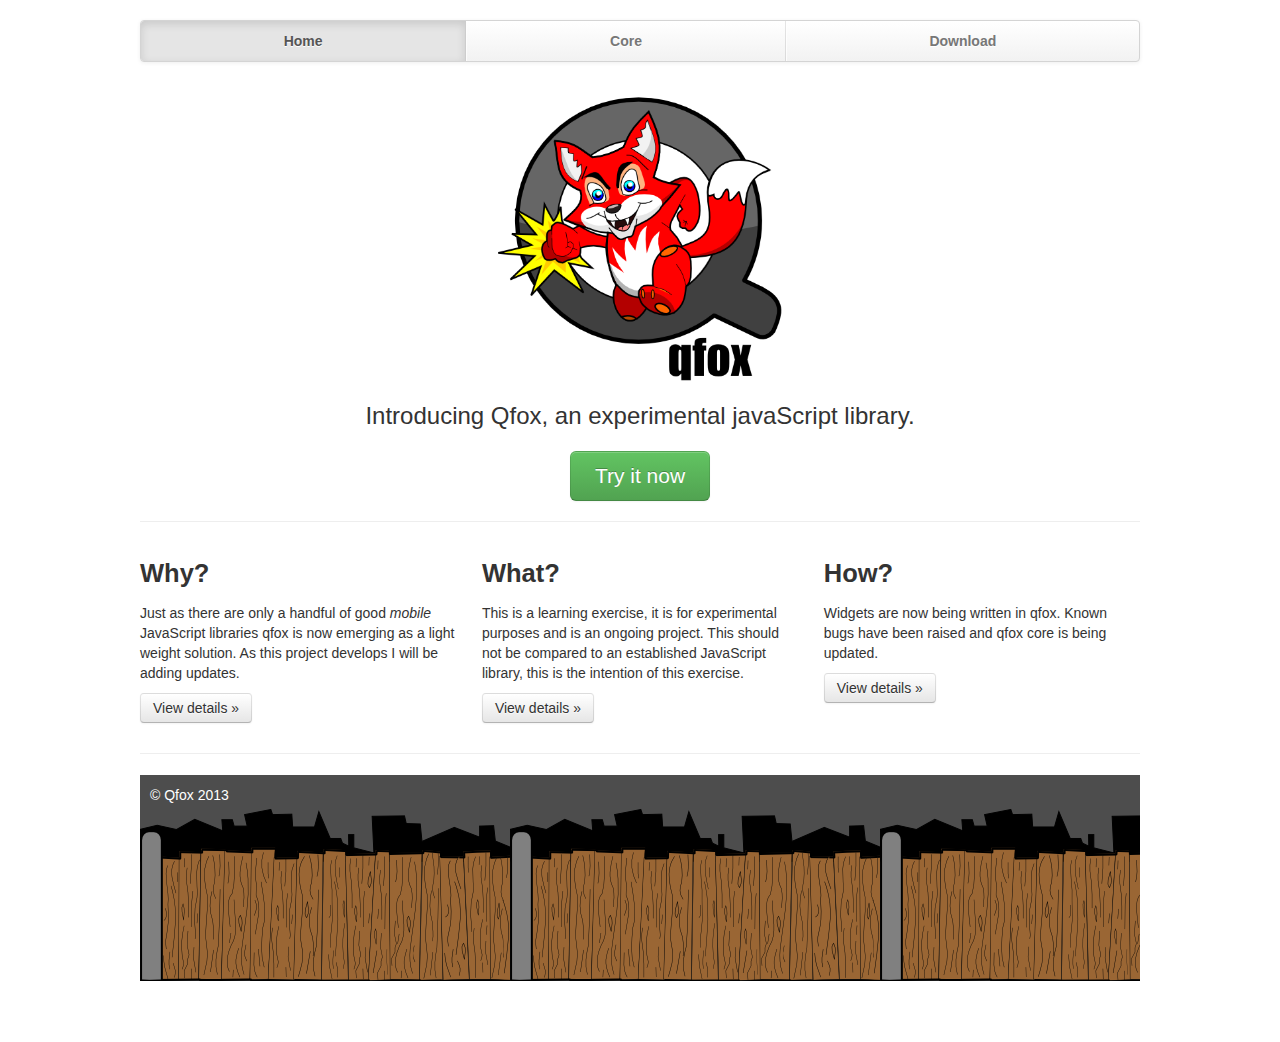
<file: index.html>
<!DOCTYPE html>
<html>


<!-- Mirrored from www.gslinn.com/qfox/ by HTTrack Website Copier/3.x [XR&CO'2014], Thu, 07 May 2015 21:42:35 GMT -->
<head>
    <meta name="viewport" content="width=device-width, initial-scale=1.0">
    <title>qfox</title>
    <style>.test {
        background:red;
    }</style>
    <link href="css/bootstrap.css" rel="stylesheet" />
    <link href="css/bootstrap-responsive.css" rel="stylesheet" />
    <link href="css/skin.css" rel="stylesheet" />
    <script type="text/javascript" src="js/qfox.js"></script>
</head>
<body>
<div class="container">

    <div class="masthead">

        <div class="navbar">
            <div class="navbar-inner">
                <div class="container">
                    <ul class="nav">
                        <li class="active"><a href="index-2.html">Home</a></li>
                        <li><a href="core.html">Core</a></li>
                        <!--
                            <li><a href="widget.html">Widgets</a></li>
                            <li><a href="browser.html">Browser</a></li>
                        -->
                        <li><a href="js/qfox.js">Download</a></li>
                     </ul>
                </div>






            </div>
        </div><!-- /.navbar -->
    </div>
    <h1 class="muted">Qfox</h1>
    <!-- Jumbotron -->
    <div class="jumbotron">
        <h2><img src="img/qfox_javascript_library.png" /></h2>
        <p class="lead">Introducing Qfox, an experimental javaScript library.</p>
        <a class="btn btn-large btn-success" href="core.html">Try it now</a>
    </div>

    <hr>

    <!-- Example row of columns -->
    <div class="row-fluid">
        <div class="span4">
            <h2>Why?</h2>
            <p>Just as there are only a handful of good <em>mobile</em> JavaScript libraries qfox is now emerging as a light weight solution. As this project develops I will be adding updates.</p>
            <p><a class="btn" href="core.html">View details &raquo;</a></p>
        </div>
        <div class="span4">
            <h2>What?</h2>
            <p>This is a learning exercise, it is for experimental purposes and is an ongoing project. This should not be compared to an established JavaScript library, this is the intention of this exercise. </p>
            <p><a class="btn" href="core.html">View details &raquo;</a></p>
        </div>
        <div class="span4">
            <h2>How?</h2>
            <p>Widgets are now being written in qfox. Known bugs have been raised and qfox core is being updated.</p>
            <p><a class="btn" href="core.html">View details &raquo;</a></p>
        </div>
    </div>

    <hr>

    <div class="footer">
        <p>&copy; Qfox 2013</p>
    </div>

</div> <!-- /container -->
</body>


<!-- Mirrored from www.gslinn.com/qfox/ by HTTrack Website Copier/3.x [XR&CO'2014], Thu, 07 May 2015 21:42:41 GMT -->
</html>
</file>
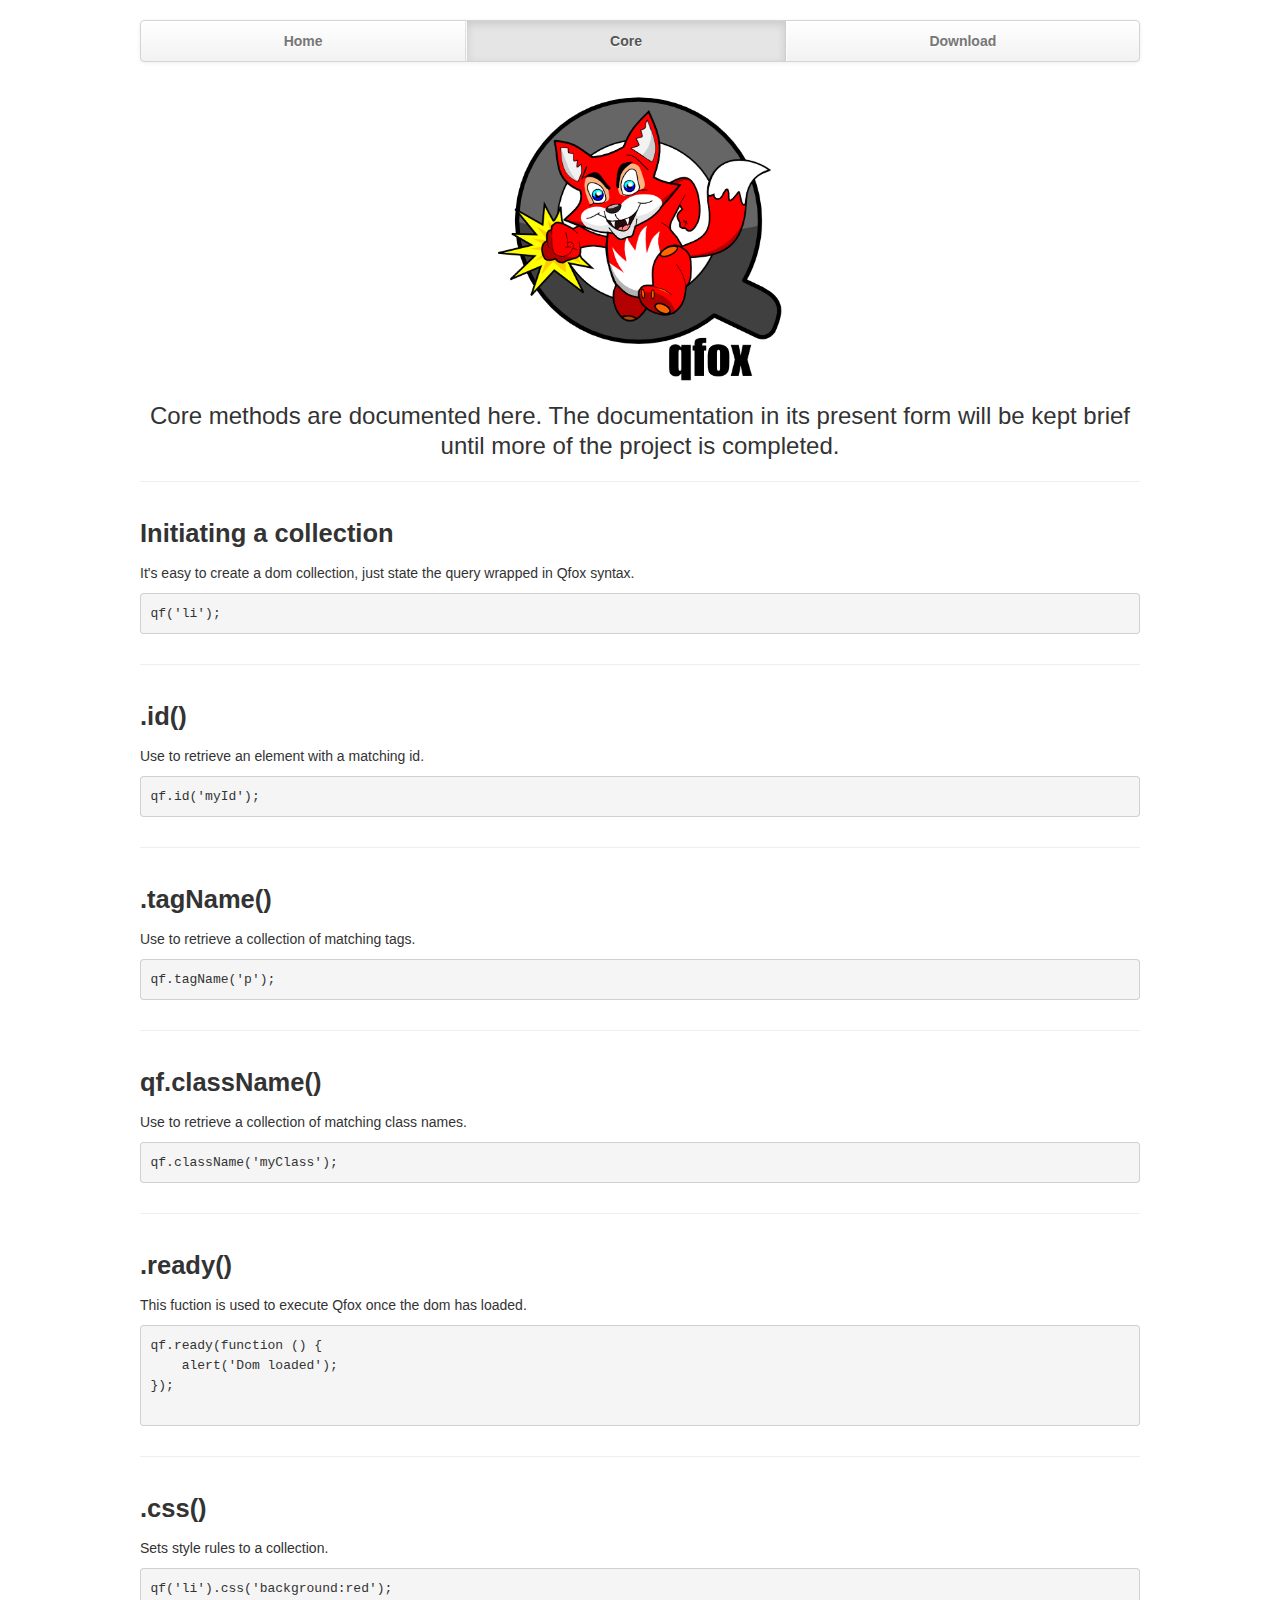
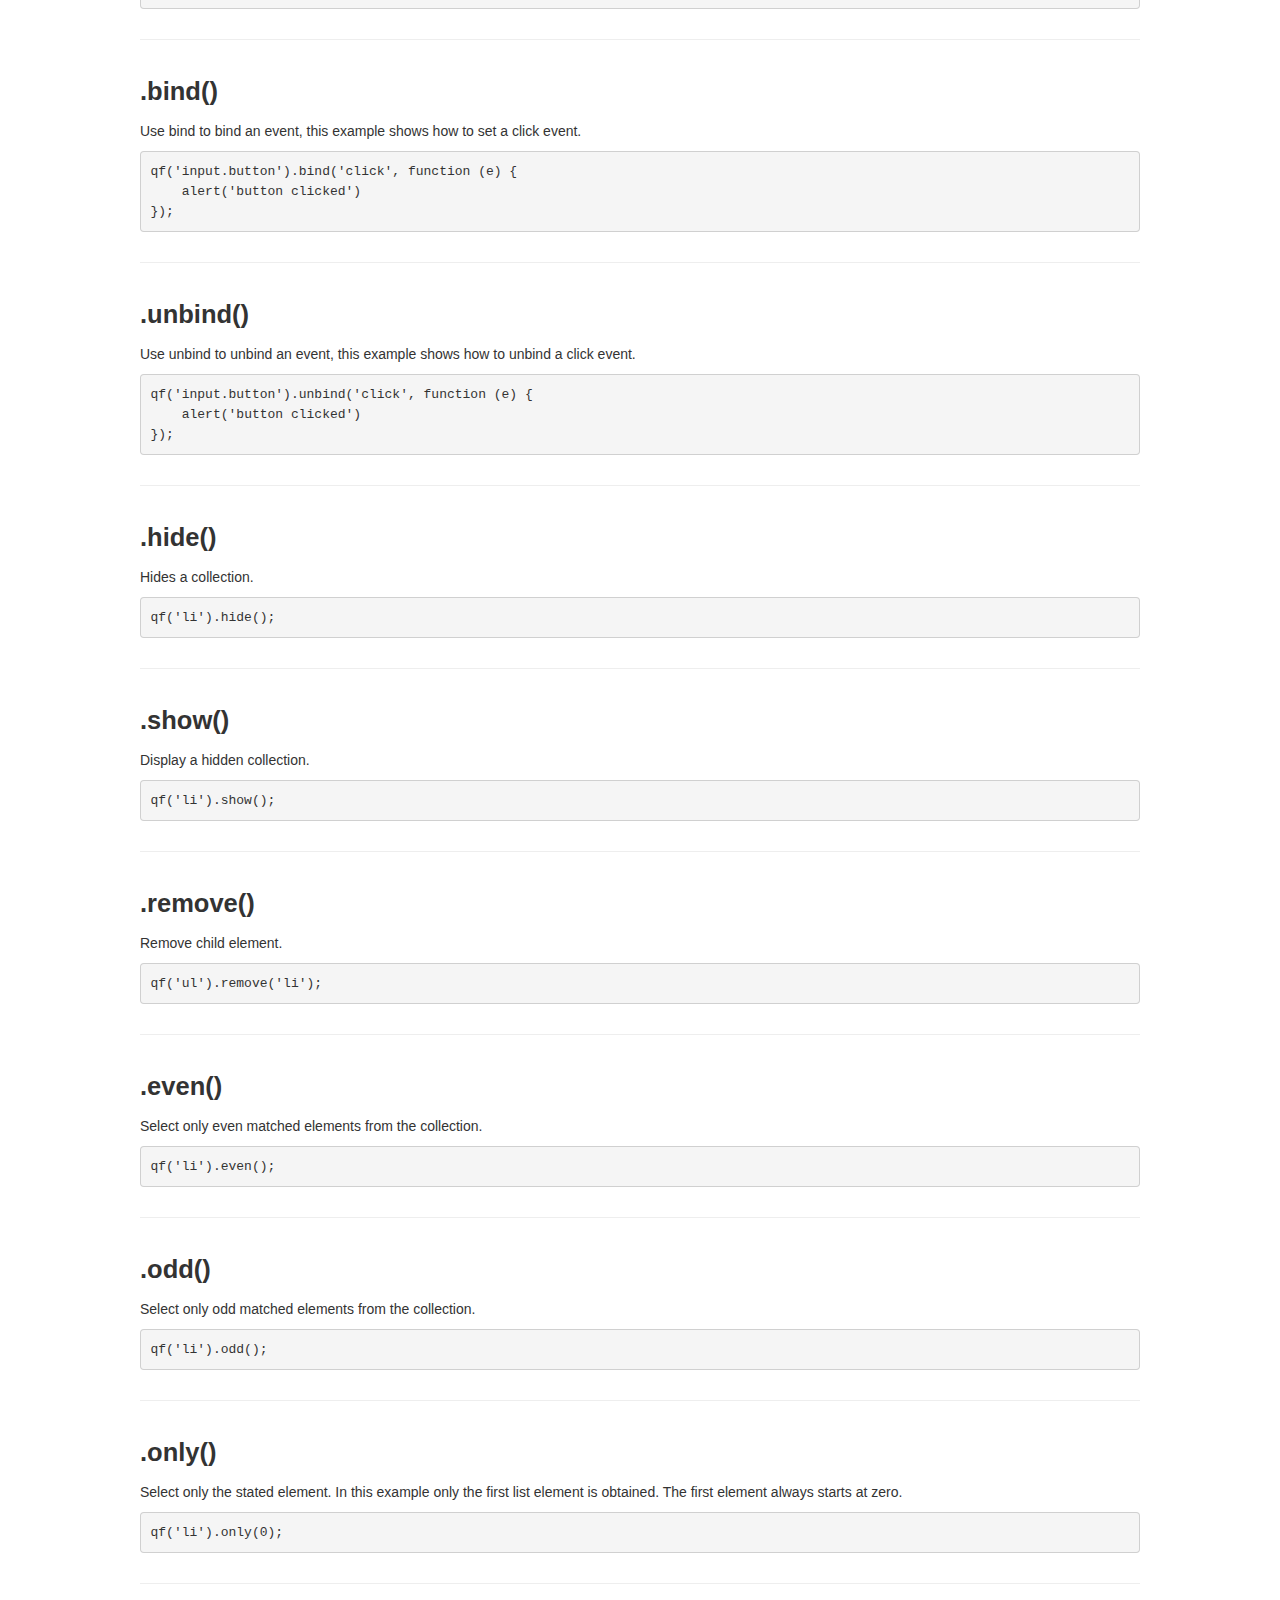
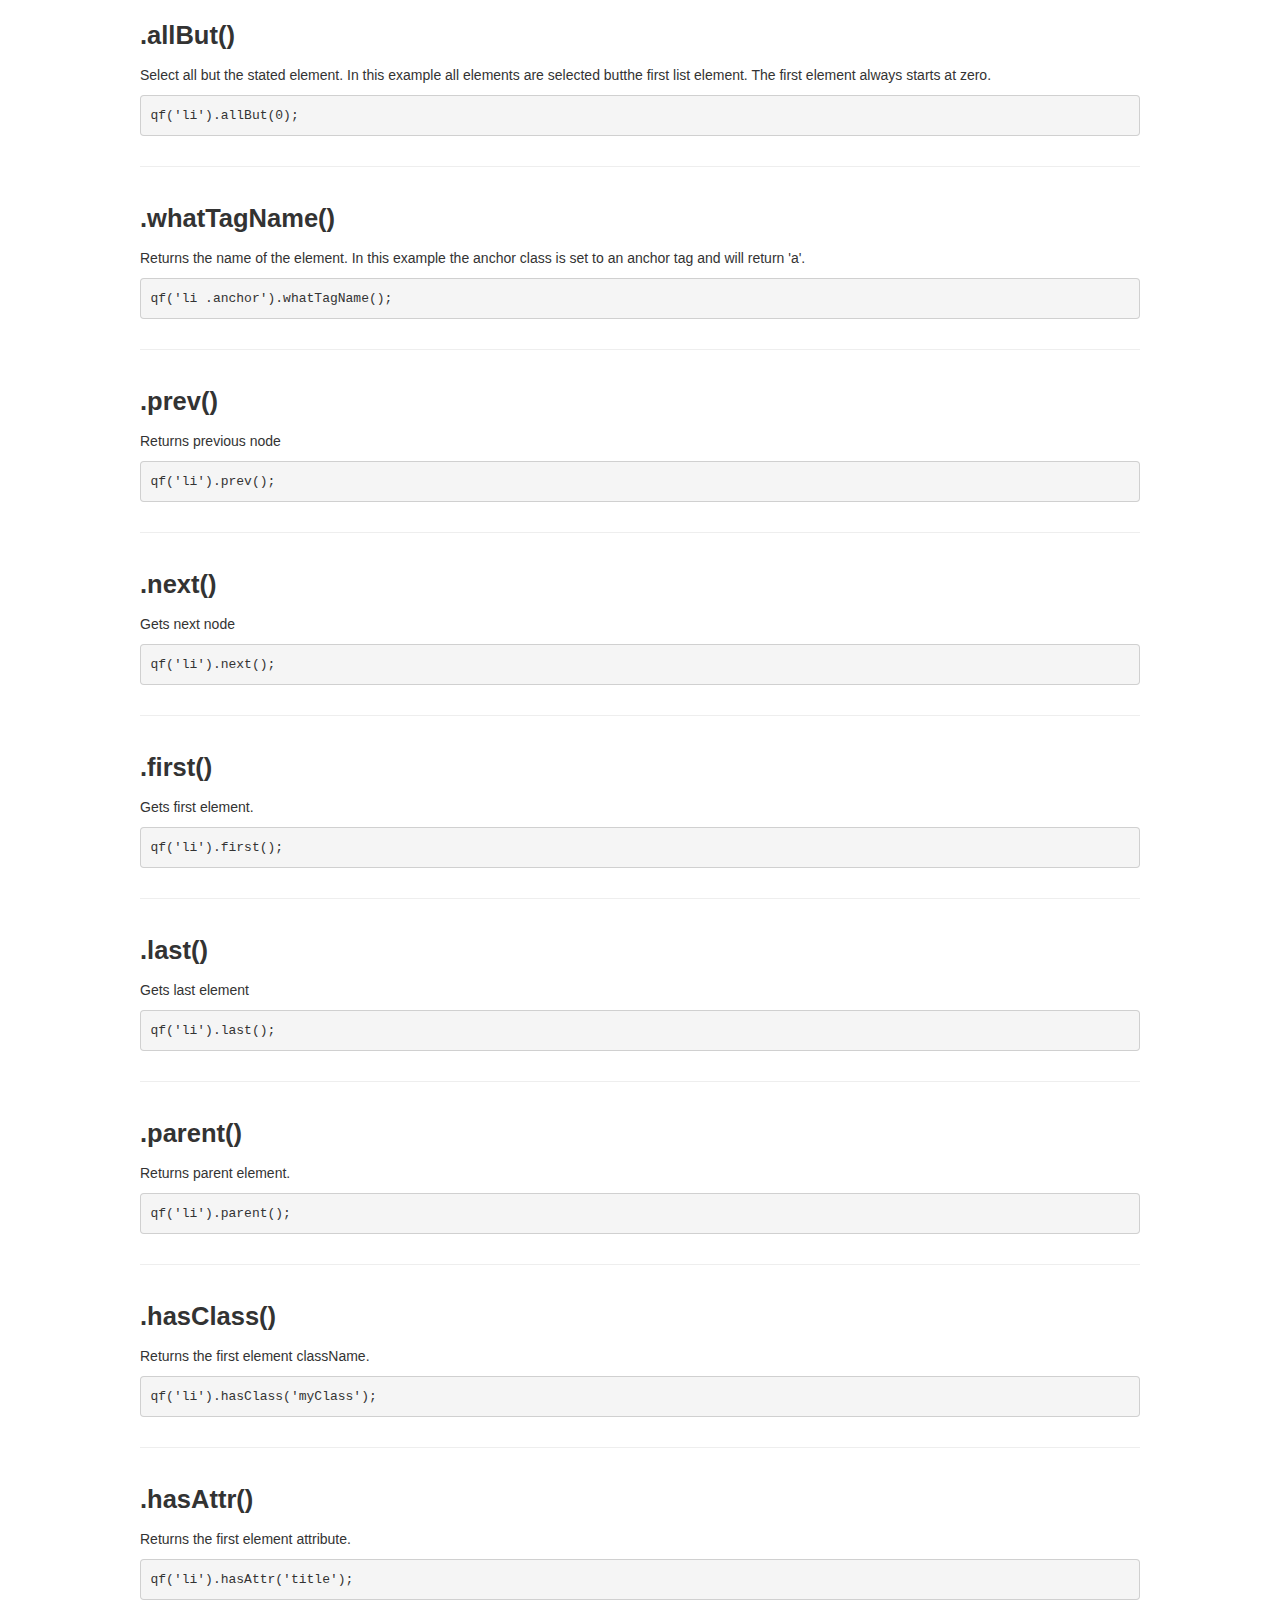
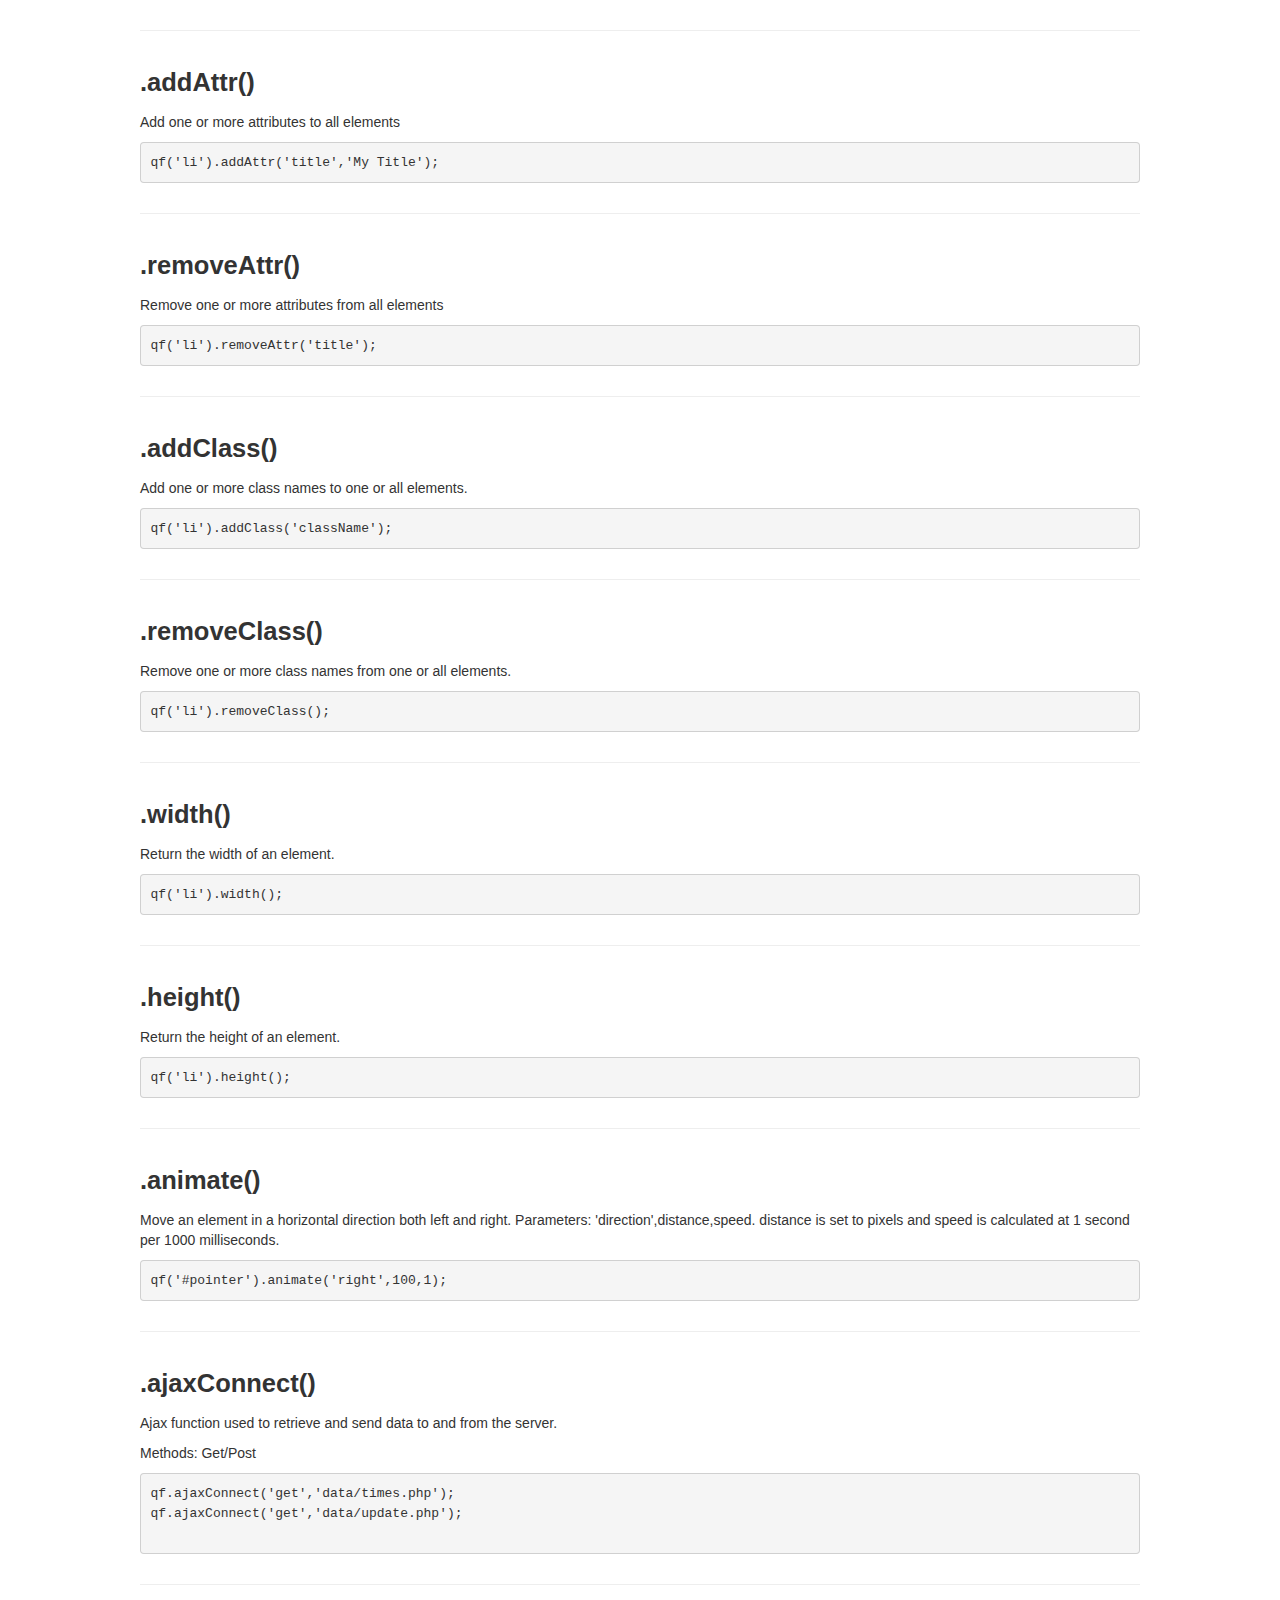
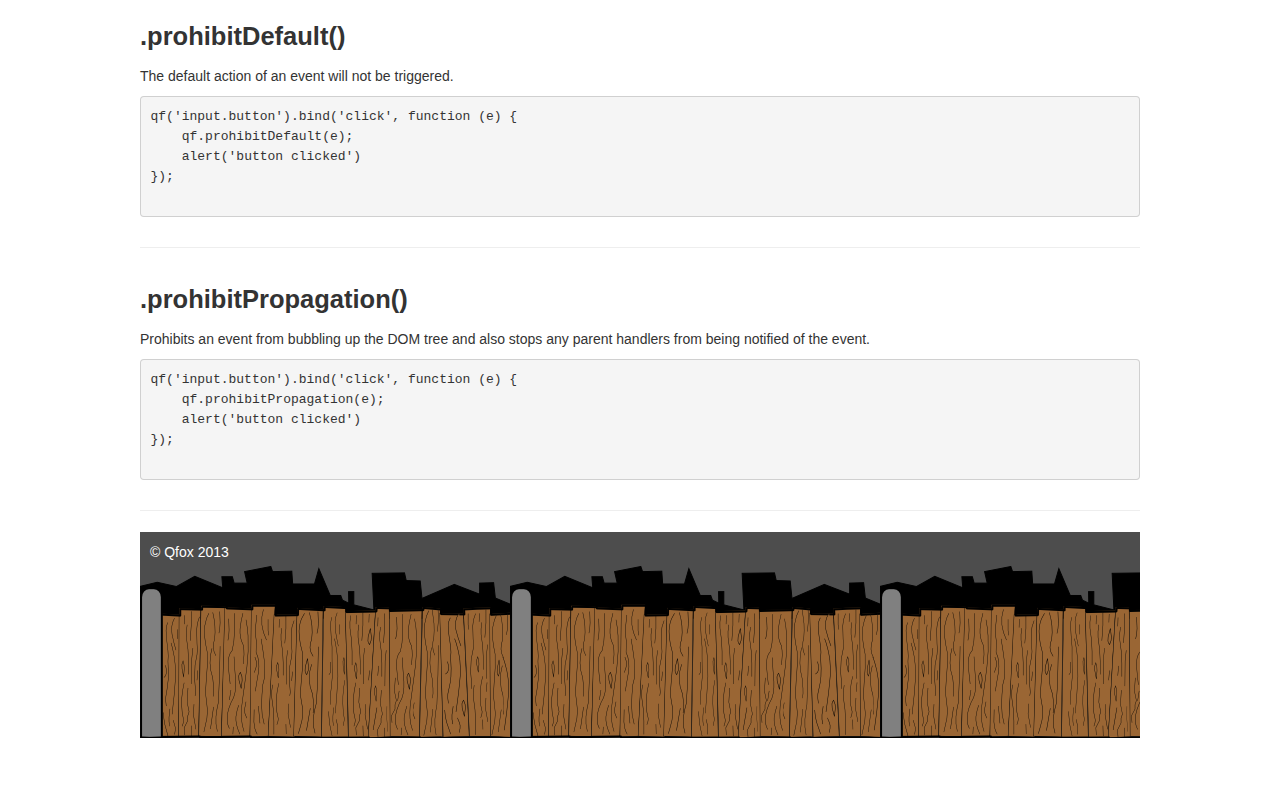
<file: core.html>
<!DOCTYPE html>
<html>



<!-- Mirrored from www.gslinn.com/qfox/core.html by HTTrack Website Copier/3.x [XR&CO'2014], Thu, 07 May 2015 21:43:17 GMT -->
<head>
    <meta name="viewport" content="width=device-width, initial-scale=1.0">
    <title>qfox - core</title>
    <style>.test {
        background:red;
    }</style>
    <link href="css/bootstrap.css" rel="stylesheet" />
    <link href="css/bootstrap-responsive.css" rel="stylesheet" />
    <link href="css/skin.css" rel="stylesheet" />
    <script type="text/javascript" src="js/qfox.js"></script>
</head>
<body>
<div class="container">

    <div class="masthead">

        <div class="navbar">
            <div class="navbar-inner">
                <div class="container">
                    <ul class="nav">
                        <li><a href="index-2.html">Home</a></li>
                        <li class="active"><a href="core.html">Core</a></li>
                        <!--
                            <li><a href="widget.html">Widgets</a></li>
                            <li><a href="browser.html">Browser</a></li>
                        -->
                        <li><a href="js/qfox.js">Download</a></li>
                     </ul>
                </div>






            </div>
        </div><!-- /.navbar -->
    </div>
    <h1 class="muted">Qfox</h1>
    <!-- Jumbotron -->
    <div class="jumbotron">
        <h2><img src="img/qfox_javascript_library.png" /></h2>
        <p class="lead">Core methods are documented here. The documentation in its present form will be kept brief until more of the project is completed.</p>
    </div>

    <hr>

    <!-- Example row of columns -->
    <div class="row-fluid">
        <div class="span12">
            <h2>Initiating a collection</h2>
            <p>It's easy to create a dom collection, just state the query wrapped in Qfox syntax.</p>
            <pre>qf('li');</pre>
        </div>
    </div>
    <hr />
    <div class="row-fluid">
        <div class="span12">
            <h2>.id()</h2>
            <p>Use to retrieve an element with a matching id.</p>
            <pre>qf.id('myId');</pre>
        </div>
    </div>
    <hr />
    <div class="row-fluid">
        <div class="span12">
            <h2>.tagName()</h2>
            <p>Use to retrieve a collection of matching tags.</p>
            <pre>qf.tagName('p');</pre>
        </div>
    </div>
    <hr />
    <div class="row-fluid">
        <div class="span12">
            <h2>qf.className()</h2>
            <p>Use to retrieve a collection of matching class names.</p>
            <pre>qf.className('myClass');</pre>
        </div>
    </div>
    <hr />

    <div class="row-fluid">
        <div class="span12">
            <h2>.ready()</h2>
            <p>This fuction is used to execute Qfox once the dom has loaded.</p>
            <pre>
qf.ready(function () {
    alert('Dom loaded');
});
            </pre>
        </div>
    </div>
    <hr />
    <div class="row-fluid">
        <div class="span12">
            <h2>.css()</h2>
            <p>Sets style rules to a collection.</p>
            <pre>qf('li').css('background:red');</pre>
        </div>
    </div>
    <hr />
    <div class="row-fluid">
    <div class="span12">
        <h2>.bind()</h2>
        <p>Use bind to bind an event, this example shows how to set a click event.</p>
            <pre>
qf('input.button').bind('click', function (e) {
    alert('button clicked')
});</pre>
    </div>
</div>
    <hr />
    <div class="row-fluid">
        <div class="span12">
            <h2>.unbind()</h2>
            <p>Use unbind to unbind an event, this example shows how to unbind a click event.</p>
            <pre>
qf('input.button').unbind('click', function (e) {
    alert('button clicked')
});</pre>
        </div>
    </div>
    <hr />
    <div class="row-fluid">
        <div class="span12">
            <h2>.hide()</h2>
            <p>Hides a collection.</p>
            <pre>qf('li').hide();</pre>
        </div>
    </div>
    <hr />
    <div class="row-fluid">
        <div class="span12">
            <h2>.show()</h2>
            <p>Display a hidden collection.</p>
            <pre>qf('li').show();</pre>
        </div>
    </div>
    <hr />
    <div class="row-fluid">
        <div class="span12">
            <h2>.remove()</h2>
            <p>Remove child element.</p>
            <pre>qf('ul').remove('li');</pre>
        </div>
    </div>
    <hr />
    <div class="row-fluid">
        <div class="span12">
            <h2>.even()</h2>
            <p>Select only even matched elements from the collection.</p>
            <pre>qf('li').even();</pre>
        </div>
    </div>
    <hr />
    <div class="row-fluid">
        <div class="span12">
            <h2>.odd()</h2>
            <p>Select only odd matched elements from the collection.</p>
            <pre>qf('li').odd();</pre>
        </div>
    </div>
    <hr />
    <div class="row-fluid">
        <div class="span12">
            <h2>.only()</h2>
            <p>Select only the stated element.  In this example only the first list element is obtained.  The first element
            always starts at zero.</p>
            <pre>qf('li').only(0);</pre>
        </div>
    </div>
    <hr />
    <div class="row-fluid">
        <div class="span12">
            <h2>.allBut()</h2>
            <p>Select all but the stated element.  In this example all elements are selected butthe  first list element.  The first element
                always starts at zero.</p>
            <pre>qf('li').allBut(0);</pre>
        </div>
    </div>
    <hr />
    <div class="row-fluid">
        <div class="span12">
            <h2>.whatTagName()</h2>
            <p>Returns the name of the element. In this example the anchor class is set to an anchor tag and will return 'a'. </p>
            <pre>qf('li .anchor').whatTagName();</pre>
        </div>
    </div>
    <hr />
    <div class="row-fluid">
        <div class="span12">
            <h2>.prev()</h2>
            <p>Returns previous node</p>
            <pre>qf('li').prev();</pre>
        </div>
    </div>
    <hr />
    <div class="row-fluid">
        <div class="span12">
            <h2>.next()</h2>
            <p>Gets next node</p>
            <pre>qf('li').next();</pre>
        </div>
    </div>
    <hr />
    <div class="row-fluid">
        <div class="span12">
            <h2>.first()</h2>
            <p>Gets first element.</p>
            <pre>qf('li').first();</pre>
        </div>
    </div>
    <hr />
    <div class="row-fluid">
        <div class="span12">
            <h2>.last()</h2>
            <p>Gets last element</p>
            <pre>qf('li').last();</pre>
        </div>
    </div>
    <hr />
    <div class="row-fluid">
        <div class="span12">
            <h2>.parent()</h2>
            <p>Returns parent element.</p>
            <pre>qf('li').parent();</pre>
        </div>
    </div>
    <hr />
    <div class="row-fluid">
        <div class="span12">
            <h2>.hasClass()</h2>
            <p>Returns the first element className.</p>
            <pre>qf('li').hasClass('myClass');</pre>
        </div>
    </div>
    <hr />
    <div class="row-fluid">
        <div class="span12">
            <h2>.hasAttr()</h2>
            <p>Returns the first element attribute.</p>
            <pre>qf('li').hasAttr('title');</pre>
        </div>
    </div>
    <hr />
    <div class="row-fluid">
        <div class="span12">
            <h2>.addAttr()</h2>
            <p>Add one or more attributes to all elements</p>
            <pre>qf('li').addAttr('title','My Title');</pre>
        </div>
    </div>
    <hr />
    <div class="row-fluid">
        <div class="span12">
            <h2>.removeAttr()</h2>
            <p>Remove one or more attributes from all elements</p>
            <pre>qf('li').removeAttr('title');</pre>
        </div>
    </div>
    <hr />
    <div class="row-fluid">
        <div class="span12">
            <h2>.addClass()</h2>
            <p>Add one or more class names to one or all elements.</p>
            <pre>qf('li').addClass('className');</pre>
        </div>
    </div>
    <hr />
    <div class="row-fluid">
        <div class="span12">
            <h2>.removeClass()</h2>
            <p>Remove one or more class names from one or all elements.</p>
            <pre>qf('li').removeClass();</pre>
        </div>
    </div>
    <hr />
    <div class="row-fluid">
        <div class="span12">
            <h2>.width()</h2>
            <p>Return the width of an element.</p>
            <pre>qf('li').width();</pre>
        </div>
    </div>
    <hr />
    <div class="row-fluid">
        <div class="span12">
            <h2>.height()</h2>
            <p>Return the height of an element.</p>
            <pre>qf('li').height();</pre>
        </div>
    </div>
    <hr />
<div class="row-fluid">
    <div class="span12">
        <h2>.animate()</h2>
        <p>Move an element in a horizontal direction both left and right.  Parameters: 'direction',distance,speed. distance is set to pixels and speed is
        calculated at 1 second per 1000 milliseconds.</p>
        <pre>qf('#pointer').animate('right',100,1);</pre>
    </div>
</div>
<hr />

    <div class="row-fluid">
        <div class="span12">
            <h2>.ajaxConnect()</h2>
            <p>Ajax function used to retrieve and send data to and from the server.</p>
            <p>Methods: Get/Post</p>
            <pre>
qf.ajaxConnect('get','data/times.php');
qf.ajaxConnect('get','data/update.php');
            </pre>
        </div>
    </div>
    <hr />
    <div class="row-fluid">
        <div class="span12">
            <h2>.prohibitDefault()</h2>
            <p>The default action of an event will not be triggered.</p>
            <pre>
qf('input.button').bind('click', function (e) {
    qf.prohibitDefault(e);
    alert('button clicked')
});
            </pre>
        </div>
    </div>
    <hr />
    <div class="row-fluid">
        <div class="span12">
            <h2>.prohibitPropagation()</h2>
            <p>Prohibits an event from bubbling up the DOM tree and also stops any parent handlers from being notified of the event.</p>
            <pre>
qf('input.button').bind('click', function (e) {
    qf.prohibitPropagation(e);
    alert('button clicked')
});
            </pre>
        </div>
    </div>
    <hr />

    <div class="footer">
        <p>&copy; Qfox 2013</p>
    </div>

</div> <!-- /container -->
</body>


<!-- Mirrored from www.gslinn.com/qfox/core.html by HTTrack Website Copier/3.x [XR&CO'2014], Thu, 07 May 2015 21:43:17 GMT -->
</html>
</file>
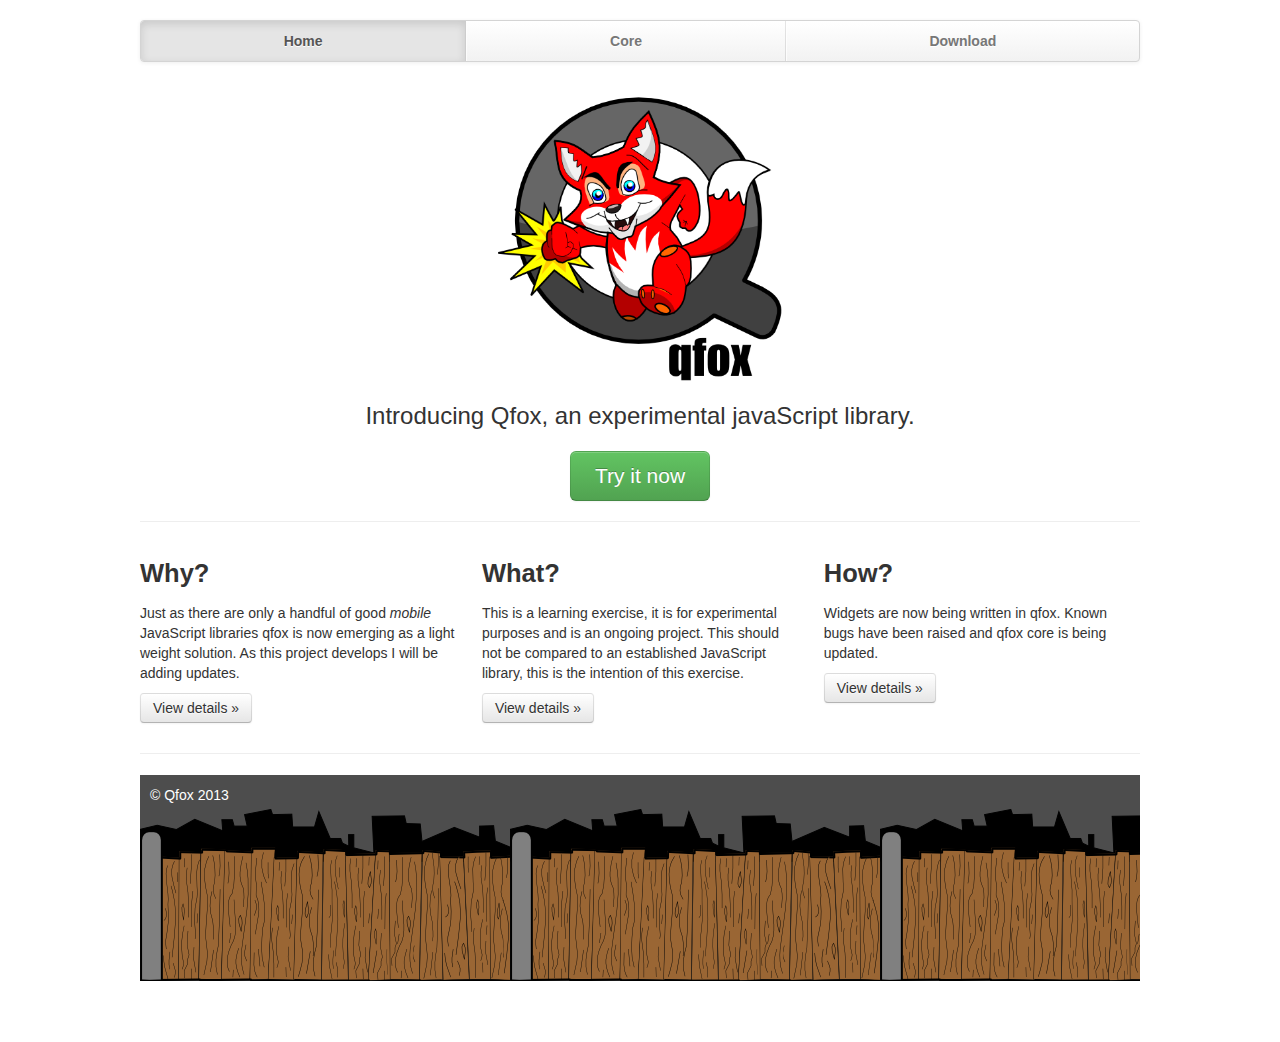
<file: index-2.html>
<!DOCTYPE html>
<html>


<!-- Mirrored from www.gslinn.com/qfox/index.html by HTTrack Website Copier/3.x [XR&CO'2014], Thu, 07 May 2015 21:43:17 GMT -->
<head>
    <meta name="viewport" content="width=device-width, initial-scale=1.0">
    <title>qfox</title>
    <style>.test {
        background:red;
    }</style>
    <link href="css/bootstrap.css" rel="stylesheet" />
    <link href="css/bootstrap-responsive.css" rel="stylesheet" />
    <link href="css/skin.css" rel="stylesheet" />
    <script type="text/javascript" src="js/qfox.js"></script>
</head>
<body>
<div class="container">

    <div class="masthead">

        <div class="navbar">
            <div class="navbar-inner">
                <div class="container">
                    <ul class="nav">
                        <li class="active"><a href="index-2.html">Home</a></li>
                        <li><a href="core.html">Core</a></li>
                        <!--
                            <li><a href="widget.html">Widgets</a></li>
                            <li><a href="browser.html">Browser</a></li>
                        -->
                        <li><a href="js/qfox.js">Download</a></li>
                     </ul>
                </div>






            </div>
        </div><!-- /.navbar -->
    </div>
    <h1 class="muted">Qfox</h1>
    <!-- Jumbotron -->
    <div class="jumbotron">
        <h2><img src="img/qfox_javascript_library.png" /></h2>
        <p class="lead">Introducing Qfox, an experimental javaScript library.</p>
        <a class="btn btn-large btn-success" href="core.html">Try it now</a>
    </div>

    <hr>

    <!-- Example row of columns -->
    <div class="row-fluid">
        <div class="span4">
            <h2>Why?</h2>
            <p>Just as there are only a handful of good <em>mobile</em> JavaScript libraries qfox is now emerging as a light weight solution. As this project develops I will be adding updates.</p>
            <p><a class="btn" href="core.html">View details &raquo;</a></p>
        </div>
        <div class="span4">
            <h2>What?</h2>
            <p>This is a learning exercise, it is for experimental purposes and is an ongoing project. This should not be compared to an established JavaScript library, this is the intention of this exercise. </p>
            <p><a class="btn" href="core.html">View details &raquo;</a></p>
        </div>
        <div class="span4">
            <h2>How?</h2>
            <p>Widgets are now being written in qfox. Known bugs have been raised and qfox core is being updated.</p>
            <p><a class="btn" href="core.html">View details &raquo;</a></p>
        </div>
    </div>

    <hr>

    <div class="footer">
        <p>&copy; Qfox 2013</p>
    </div>

</div> <!-- /container -->
</body>


<!-- Mirrored from www.gslinn.com/qfox/index.html by HTTrack Website Copier/3.x [XR&CO'2014], Thu, 07 May 2015 21:43:17 GMT -->
</html>
</file>
<file: css/skin.css>
body {
    padding-top: 20px;
    padding-bottom: 60px;
}

/* Custom container */
.container {
    margin: 0 auto;
    max-width: 1000px;
}
.container > hr {
    margin: 20px 0;
}

/* Main marketing message and sign up button */
.jumbotron {
    margin: 20px 0;
    text-align: center;
}
.jumbotron h1 {
    font-size: 100px;
    line-height: 1;
}
.jumbotron .lead {
    font-size: 24px;
    line-height: 1.25;
}
.jumbotron .btn {
    font-size: 21px;
    padding: 14px 24px;
}

/* Supporting marketing content */
.marketing {
    margin: 60px 0;
}
.marketing p + h4 {
    margin-top: 28px;
}


/* Customize the navbar links to be fill the entire space of the .navbar */
.navbar .navbar-inner {
    padding: 0;
}
.navbar .nav {
    margin: 0;
    display: table;
    width: 100%;
}
.navbar .nav li {
    display: table-cell;
    width: 1%;
    float: none;
}
.navbar .nav li a {
    font-weight: bold;
    text-align: center;
    border-left: 1px solid rgba(255,255,255,.75);
    border-right: 1px solid rgba(0,0,0,.1);
}
.navbar .nav li:first-child a {
    border-left: 0;
    border-radius: 3px 0 0 3px;
}
.navbar .nav li:last-child a {
    border-right: 0;
    border-radius: 0 3px 3px 0;
}
.footer {
    background: url('../img/qfox_footer.png') repeat-x;
    color:#fff;
    padding:10px;
    height: 187px;
}
</file>
